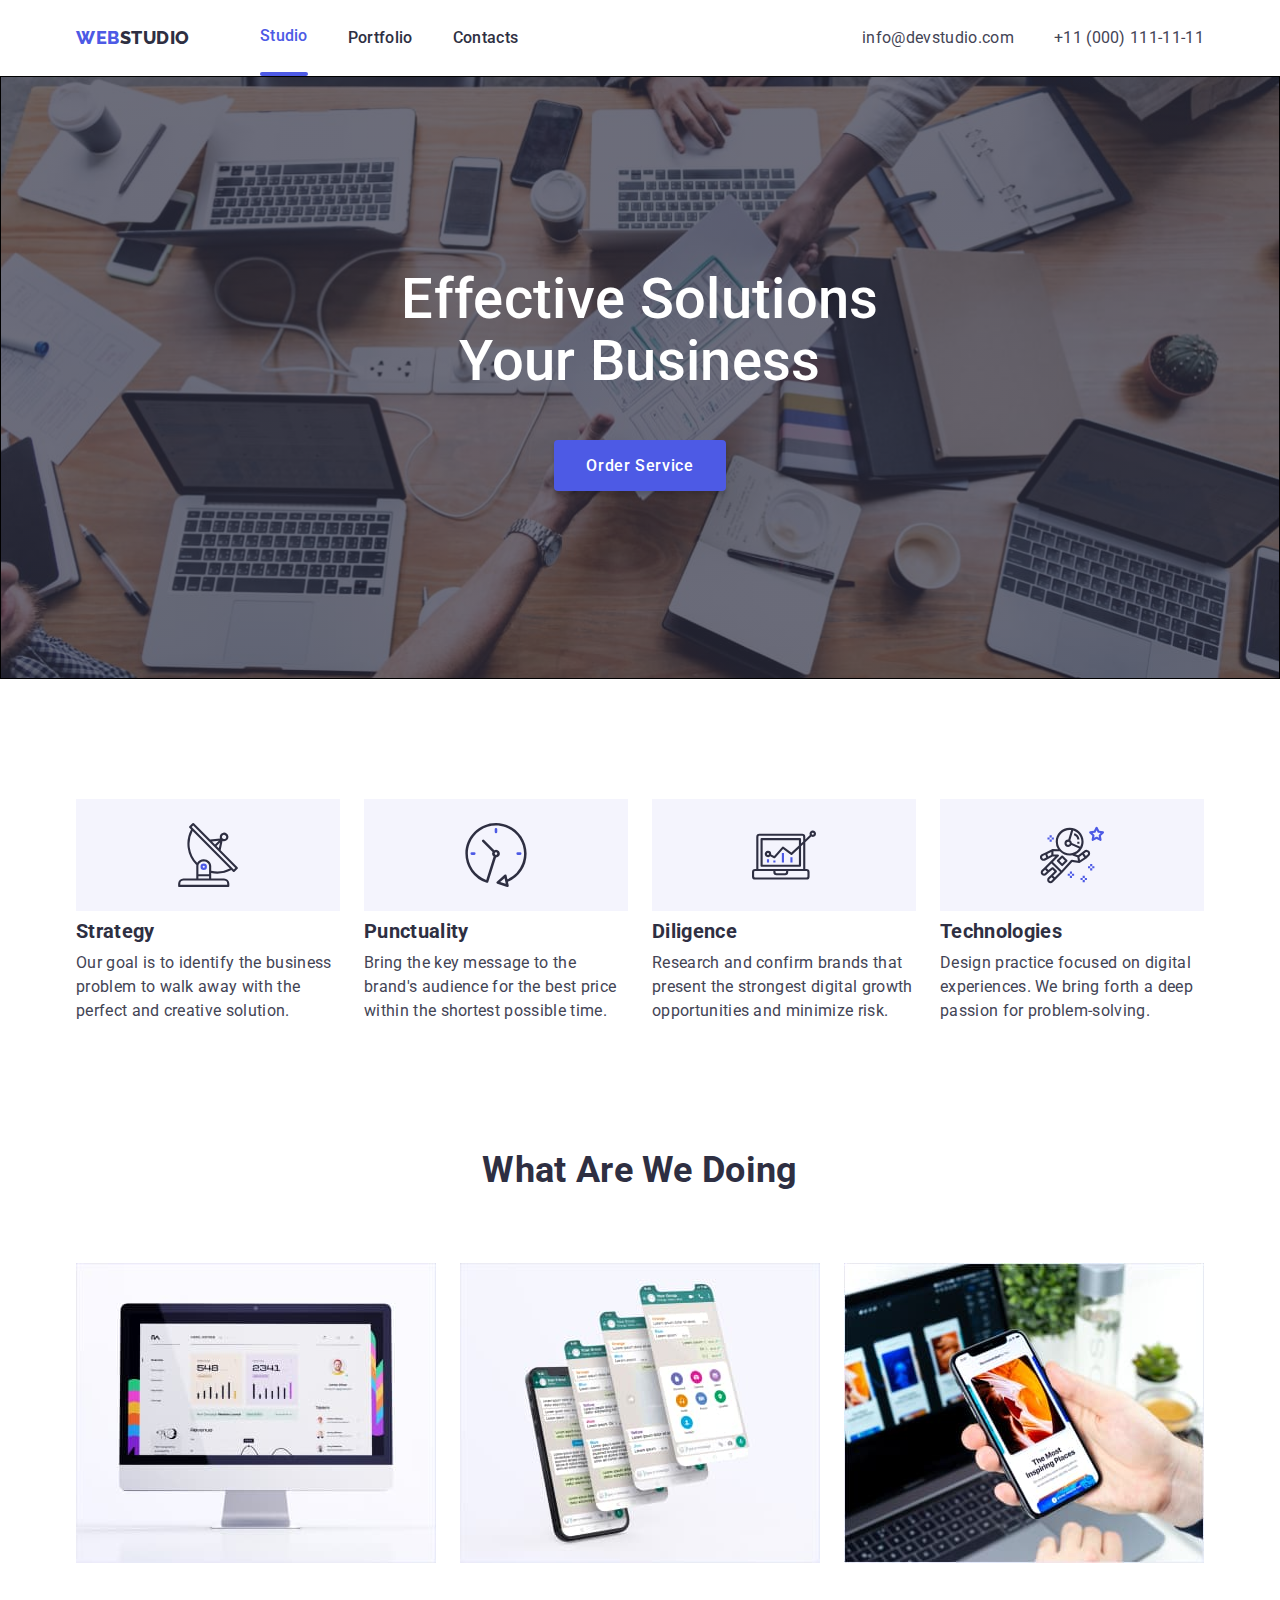
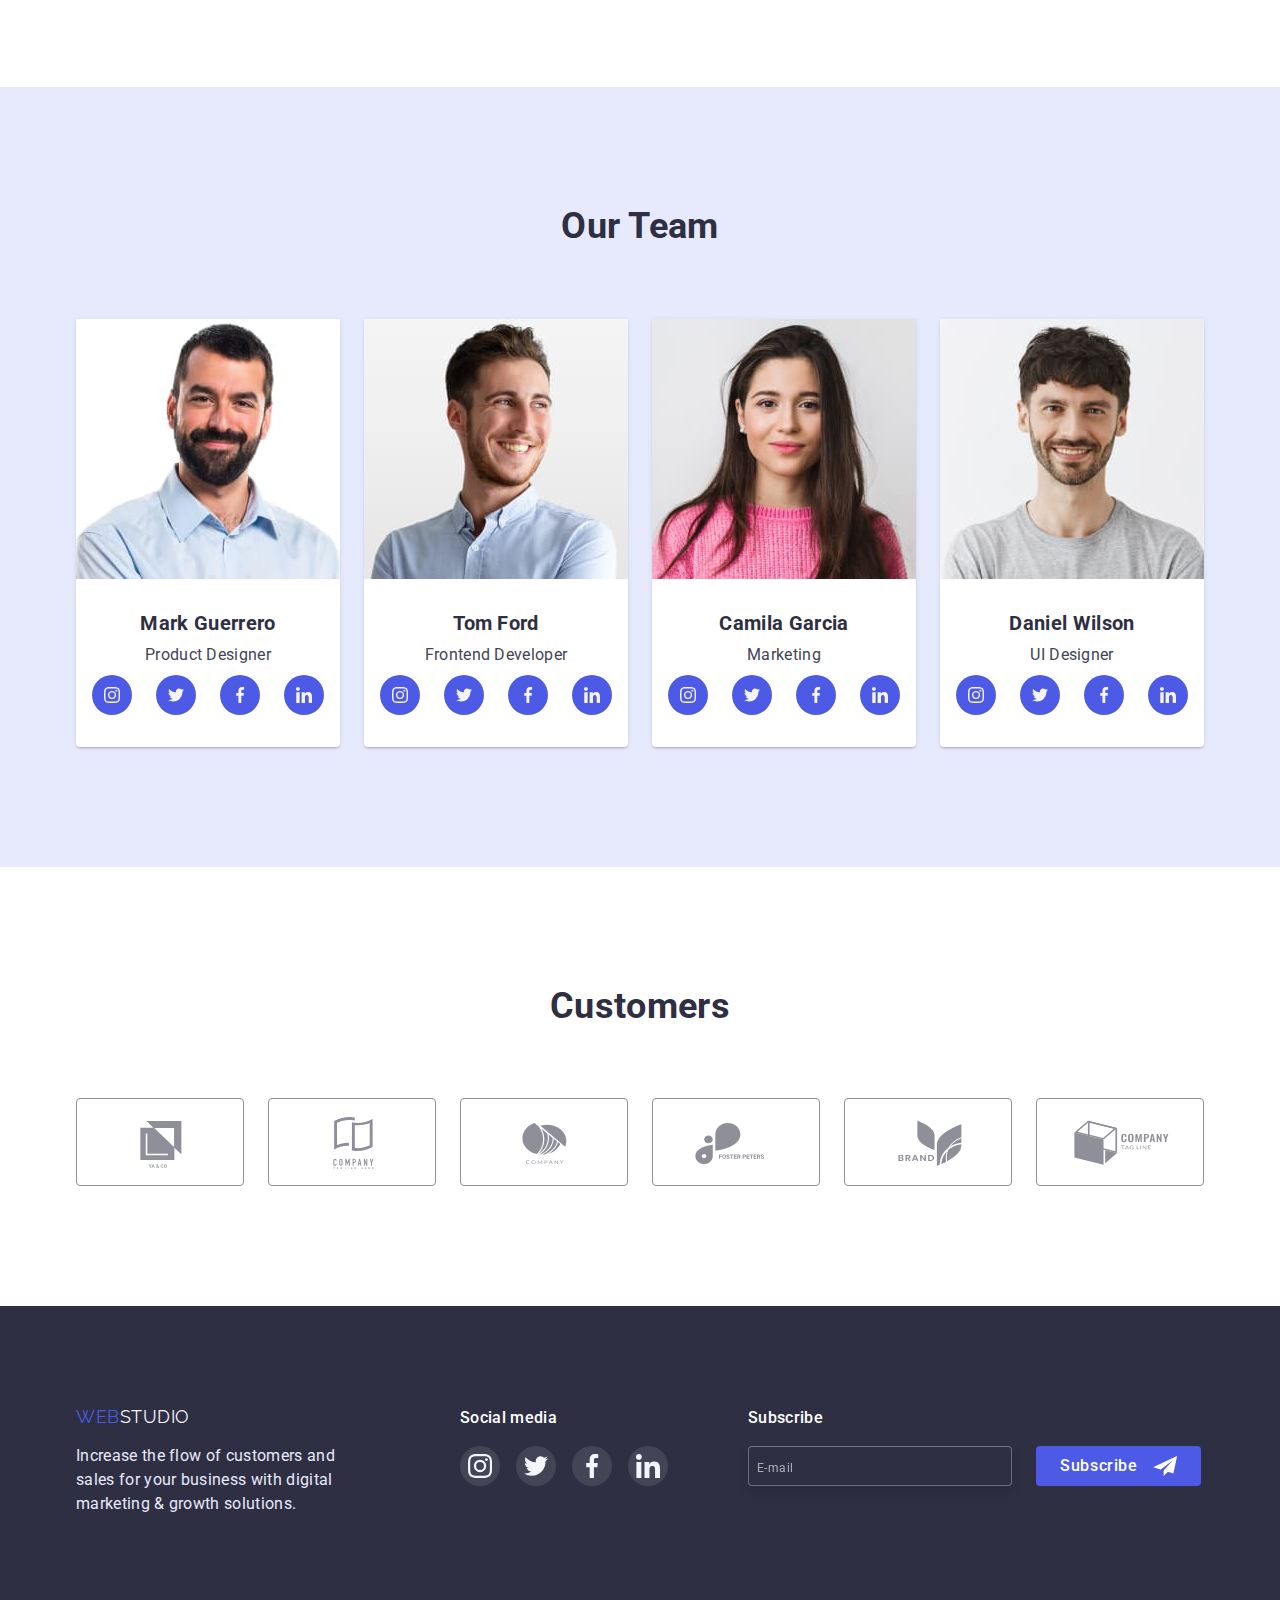
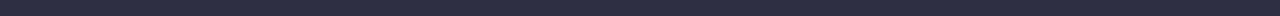
<file: index.html>
<!DOCTYPE html>
<html lang="en">
  <head>
    <meta charset="UTF-8" />
    <meta http-equiv="X-UA-Compatible" content="IE=edge" />
    <meta name="viewport" content="width=device-width , initial-scale=1.0" />
    <title>WebStudio</title>

    <link rel="preconnect" href="https://fonts.googleapis.com" />
    <link rel="preconnect" href="https://fonts.gstatic.com" crossorigin />
    <link href="https://fonts.googleapis.com/css2?family=Raleway:wght@800&family=Roboto:wght@400;500;700;900&display=swap" rel="stylesheet" />

    <link rel="stylesheet" href="https://cdnjs.cloudflare.com/ajax/libs/modern-normalize/1.1.0/modern-normalize.min.css" />
    <link rel="stylesheet" href="./css/styles.css" />
  </head>

  <body>
    <header class="header">
      <div class="container header-list">
        <nav class="header-list">
          <a href="./index.html" class="header-logo link"><span class="logo-decoration">WEB</span>STUDIO</a>
          <ul class="site-nav list header-list">
            <li class="item"><a href="./index.html" class="link current">Studio</a></li>
            <li class="item"><a href="./portfolio.html" class="link">Portfolio</a></li>
            <li class="item"><a href="/" class="link">Contacts</a></li>
          </ul>
        </nav>

        <ul class="auth-nav list header-list">
          <li class="item">
            <a href="mailto:info@devstudio.com" class="link">info@devstudio.com</a>
          </li>
          <li class="item">
            <a href="tel:+11(000)111-11-11" class="link">+11 (000) 111-11-11</a>
          </li>
        </ul>
      </div>
    </header>

    <main>
      <section class="hero ovarley">
        <div class="container">
          <h1 class="hero-title">
            Effective Solutions<br />
            Your Business
          </h1>
          <button data-modal-open type="button" class="hero-button">Order Service</button>
        </div>
      </section>

      <section class="section">
        <div class="container">
          <h2 hidden>section 2</h2>
          <ul class="list flex">
            <li class="section-two-list flex">
              <div class="section-two-box">
                <svg class="section-two-icon" width="64px" height="64px">
                  <use href="./images/icons.svg#icon-antenna"></use>
                </svg>
              </div>
              <h3 class="title-second">Strategy</h3>
              <p class="text">Our goal is to identify the business problem to walk away with the perfect and creative solution.</p>
            </li>
            <li class="section-two-list flex">
              <div class="section-two-box">
                <svg class="section-two-icon" width="64px" height="64px">
                  <use href="./images/icons.svg#icon-clock"></use>
                </svg>
              </div>
              <h3 class="title-second">Punctuality</h3>
              <p class="text">Bring the key message to the brand's audience for the best price within the shortest possible time.</p>
            </li>
            <li class="section-two-list flex">
              <div class="section-two-box">
                <svg class="section-two-icon" width="64px" height="64px">
                  <use href="./images/icons.svg#icon-diagram"></use>
                </svg>
              </div>
              <h3 class="title-second">Diligence</h3>
              <p class="text">Research and confirm brands that present the strongest digital growth opportunities and minimize risk.</p>
            </li>
            <li class="section-two-list flex">
              <div class="section-two-box">
                <svg class="section-two-icon" width="64px" height="64px">
                  <use href="./images/icons.svg#icon-astronaut"></use>
                </svg>
              </div>
              <h3 class="title-second">Technologies</h3>
              <p class="text">Design practice focused on digital experiences. We bring forth a deep passion for problem-solving.</p>
            </li>
          </ul>
        </div>
      </section>

      <section class="section works">
        <div class="container">
          <h2 class="section-title">What are we doing</h2>
          <ul class="list flex">
            <li>
              <img width="360" height="300" src="./images/photo_1.jpeg" alt="monitor" />
            </li>
            <li>
              <img width="360" height="300" src="./images/photo_2.jpeg" alt="tabs on the device" />
            </li>
            <li>
              <img width="360" height="300" src="./images/photo_3.jpeg" alt="website on a computer and smartphone" />
            </li>
          </ul>
        </div>
      </section>

      <section class="section team">
        <div class="container">
          <h2 class="section-title">Our Team</h2>
          <ul class="list flex">
            <li class="team-member">
              <img width="264" height="260" src="./images/team_1.jpeg" alt="Mark Guerrero's photo" class="images" />
              <div class="name">
                <h3 class="title-second">Mark Guerrero</h3>
                <p class="text">Product Designer</p>
                <ul class="team-soc-list list">
                  <li class="team-soc-item">
                    <a href="#" class="team-soc-link">
                      <svg class="team-soc-icon" width="16px" height="16px">
                        <use href="./images/icons.svg#icon-instagram"></use>
                      </svg>
                    </a>
                  </li>
                  <li class="team-soc-item">
                    <a href="#" class="team-soc-link">
                      <svg class="team-soc-icon" width="16px" height="16px">
                        <use href="./images/icons.svg#icon-twitter"></use>
                      </svg>
                    </a>
                  </li>
                  <li class="team-soc-item">
                    <a href="#" class="team-soc-link">
                      <svg class="team-soc-icon" width="16px" height="16px">
                        <use href="./images/icons.svg#icon-facebook"></use>
                      </svg>
                    </a>
                  </li>
                  <li class="team-soc-item">
                    <a href="#" class="team-soc-link">
                      <svg class="team-soc-icon" width="16px" height="16px">
                        <use href="./images/icons.svg#icon-linkedin"></use>
                      </svg>
                    </a>
                  </li>
                </ul>
              </div>
            </li>
            <li class="team-member">
              <img width="264" height="260" src="./images/team_2.jpeg" alt="Tom Ford photo's" class="images" />
              <div class="name">
                <h3 class="title-second">Tom Ford</h3>
                <p class="text">Frontend Developer</p>
                <ul class="team-soc-list list">
                  <li class="team-soc-item">
                    <a href="#" class="team-soc-link">
                      <svg class="team-soc-icon" width="16px" height="16px">
                        <use href="./images/icons.svg#icon-instagram"></use>
                      </svg>
                    </a>
                  </li>
                  <li class="team-soc-item">
                    <a href="#" class="team-soc-link">
                      <svg class="team-soc-icon" width="16px" height="16px">
                        <use href="./images/icons.svg#icon-twitter"></use>
                      </svg>
                    </a>
                  </li>
                  <li class="team-soc-item">
                    <a href="#" class="team-soc-link">
                      <svg class="team-soc-icon" width="16px" height="16px">
                        <use href="./images/icons.svg#icon-facebook"></use>
                      </svg>
                    </a>
                  </li>
                  <li class="team-soc-item">
                    <a href="#" class="team-soc-link">
                      <svg class="team-soc-icon" width="16px" height="16px">
                        <use href="./images/icons.svg#icon-linkedin"></use>
                      </svg>
                    </a>
                  </li>
                </ul>
              </div>
            </li>
            <li class="team-member">
              <img width="264" height="260" src="./images/team_3.jpeg" alt="Camila Garcia's photo" class="images" />
              <div class="name">
                <h3 class="title-second">Camila Garcia</h3>
                <p class="text">Marketing</p>
                <ul class="team-soc-list list">
                  <li class="team-soc-item">
                    <a href="#" class="team-soc-link">
                      <svg class="team-soc-icon" width="16px" height="16px">
                        <use href="./images/icons.svg#icon-instagram"></use>
                      </svg>
                    </a>
                  </li>
                  <li class="team-soc-item">
                    <a href="#" class="team-soc-link">
                      <svg class="team-soc-icon" width="16px" height="16px">
                        <use href="./images/icons.svg#icon-twitter"></use>
                      </svg>
                    </a>
                  </li>
                  <li class="team-soc-item">
                    <a href="#" class="team-soc-link">
                      <svg class="team-soc-icon" width="16px" height="16px">
                        <use href="./images/icons.svg#icon-facebook"></use>
                      </svg>
                    </a>
                  </li>
                  <li class="team-soc-item">
                    <a href="#" class="team-soc-link">
                      <svg class="team-soc-icon" width="16px" height="16px">
                        <use href="./images/icons.svg#icon-linkedin"></use>
                      </svg>
                    </a>
                  </li>
                </ul>
              </div>
            </li>
            <li class="team-member">
              <img width="264" height="260" src="./images/team_4.jpeg" alt="Daniel Wilson's photo" class="images" />
              <div class="name">
                <h3 class="title-second">Daniel Wilson</h3>
                <p class="text">UI Designer</p>
                <ul class="team-soc-list list">
                  <li class="team-soc-item">
                    <a href="#" class="team-soc-link">
                      <svg class="team-soc-icon" width="16px" height="16px">
                        <use href="./images/icons.svg#icon-instagram"></use>
                      </svg>
                    </a>
                  </li>
                  <li class="team-soc-item">
                    <a href="#" class="team-soc-link">
                      <svg class="team-soc-icon" width="16px" height="16px">
                        <use href="./images/icons.svg#icon-twitter"></use>
                      </svg>
                    </a>
                  </li>
                  <li class="team-soc-item">
                    <a href="#" class="team-soc-link">
                      <svg class="team-soc-icon" width="16px" height="16px">
                        <use href="./images/icons.svg#icon-facebook"></use>
                      </svg>
                    </a>
                  </li>
                  <li class="team-soc-item">
                    <a href="#" class="team-soc-link">
                      <svg class="team-soc-icon" width="16px" height="16px">
                        <use href="./images/icons.svg#icon-linkedin"></use>
                      </svg>
                    </a>
                  </li>
                </ul>
              </div>
            </li>
          </ul>
        </div>
      </section>

      <section class="section">
        <div class="container">
          <h2 class="section-title">Customers</h2>
          <ul class="customers-list list flex">
            <li class="customers-item">
              <a href="#" class="customers-link link">
                <svg class="customers-icon" width="104px" height="56px">
                  <use href="./images/icons.svg#icon-Logo1"></use>
                </svg>
              </a>
            </li>
            <li class="customers-item">
              <a href="#" class="customers-link link">
                <svg class="customers-icon" width="104px" height="56px">
                  <use href="./images/icons.svg#icon-Logo2"></use>
                </svg>
              </a>
            </li>
            <li class="customers-item">
              <a href="#" class="customers-link link">
                <svg class="customers-icon" width="104px" height="56px">
                  <use href="./images/icons.svg#icon-Logo3"></use>
                </svg>
              </a>
            </li>
            <li class="customers-item">
              <a href="#" class="customers-link link">
                <svg class="customers-icon" width="104px" height="56px">
                  <use href="./images/icons.svg#icon-Logo4"></use>
                </svg>
              </a>
            </li>
            <li class="customers-item">
              <a href="#" class="customers-link link">
                <svg class="customers-icon" width="104px" height="56px">
                  <use href="./images/icons.svg#icon-Logo5"></use>
                </svg>
              </a>
            </li>
            <li class="customers-item">
              <a href="#" class="customers-link link">
                <svg class="customers-icon" width="104px" height="56px">
                  <use href="./images/icons.svg#icon-Logo6"></use>
                </svg>
              </a>
            </li>
          </ul>
        </div>
      </section>

      <div data-modal class="backdrop is-hidden">
        <div class="modal">
          <button data-modal-close type="button" class="modal-button">
            <svg class="modal-button-icon" width="8px" height="8px">
              <use href="./images/icons.svg#icon-Vector"></use>
            </svg>
          </button>

          <form class="form-container">
            <p class="form-title">Leave your contacts and we will call you back</p>

            <label class="form-field">
              <span class="form-label">Name</span>
              <input class="form-input" type="text" name="name" />
              <svg class="form-icon" width="12px" height="12px">
                <use href="./images/icons.svg#icon-form-body"></use>
              </svg>
            </label>

            <label class="form-field">
              <span class="form-label">Phone</span>
              <input class="form-input" type="tel" name="tel" />
              <svg class="form-icon" width="13px" height="13px">
                <use href="./images/icons.svg#icon-form-tel"></use>
              </svg>
            </label>

            <label class="form-field">
              <span class="form-label">Email</span>
              <input class="form-input" type="email" name="email" />
              <svg class="form-icon" width="15px" height="12px">
                <use href="./images/icons.svg#icon-form-letter"></use>
              </svg>
            </label>

            <label class="form-field">
              <span class="form-label">Comment</span>
              <textarea class="form-input-area" name="comment" placeholder="Text input"></textarea>
            </label>

            <label class="form-field-checkbox">
              <input class="form-checkbox-input" type="checkbox" name="checkbox" />
              <span class="form-checkbox-icon">
                <svg class="checkmark-icon" width="16px" height="16px">
                  <use href="./images/icons.svg#icon-checkmark"></use>
                </svg>
              </span>
              <span class="form-label checkbox">I accept the terms and conditions of the <a href="#">Privacy Policy</a></span>
            </label>

            <button class="form-button-send" type="submit">Send</button>
          </form>
        </div>
      </div>
    </main>

    <footer class="footer">
      <div class="container footer-box">
        <div class="footer-one">
          <a href="index.html" class="footer-logo link"><span class="logo-decoration">WEB</span>STUDIO</a>
          <p class="footer-text">Increase the flow of customers and sales for your business with digital marketing & growth solutions.</p>
        </div>

        <div class="footer-social">
          <p class="footer-social-title">Social media</p>

          <ul class="flex list">
            <li class="footer-soc-item">
              <a href="#" class="footer-soc-link">
                <svg class="team-soc-icon" width="24px" height="24px">
                  <use href="./images/icons.svg#icon-instagram"></use>
                </svg>
              </a>
            </li>
            <li class="footer-soc-item">
              <a href="#" class="footer-soc-link">
                <svg class="team-soc-icon" width="24px" height="24px">
                  <use href="./images/icons.svg#icon-twitter"></use>
                </svg>
              </a>
            </li>
            <li class="footer-soc-item">
              <a href="#" class="footer-soc-link">
                <svg class="team-soc-icon" width="24px" height="24px">
                  <use href="./images/icons.svg#icon-facebook"></use>
                </svg>
              </a>
            </li>
            <li class="footer-soc-item">
              <a href="#" class="footer-soc-link">
                <svg class="team-soc-icon" width="24px" height="24px">
                  <use href="./images/icons.svg#icon-linkedin"></use>
                </svg>
              </a>
            </li>
          </ul>
        </div>

        <form class="footer-form flex">
          <div class="footer-input">
            <label class="footer-social-title" for="subscribe">Subscribe</label>
            <input class="footer-input-email" type="email" name="subscribe" id="subscribe" placeholder="E-mail" />
          </div>

          <button type="submit" class="footer-button">
            Subscribe
            <svg class="footer-icon-sent" width="24px" height="20px">
              <use href="./images/icons.svg#icon-icon-send"></use>
            </svg>
          </button>
        </form>
      </div>
    </footer>

    <script src="./js/modal.js"></script>
  </body>
</html>
</file>
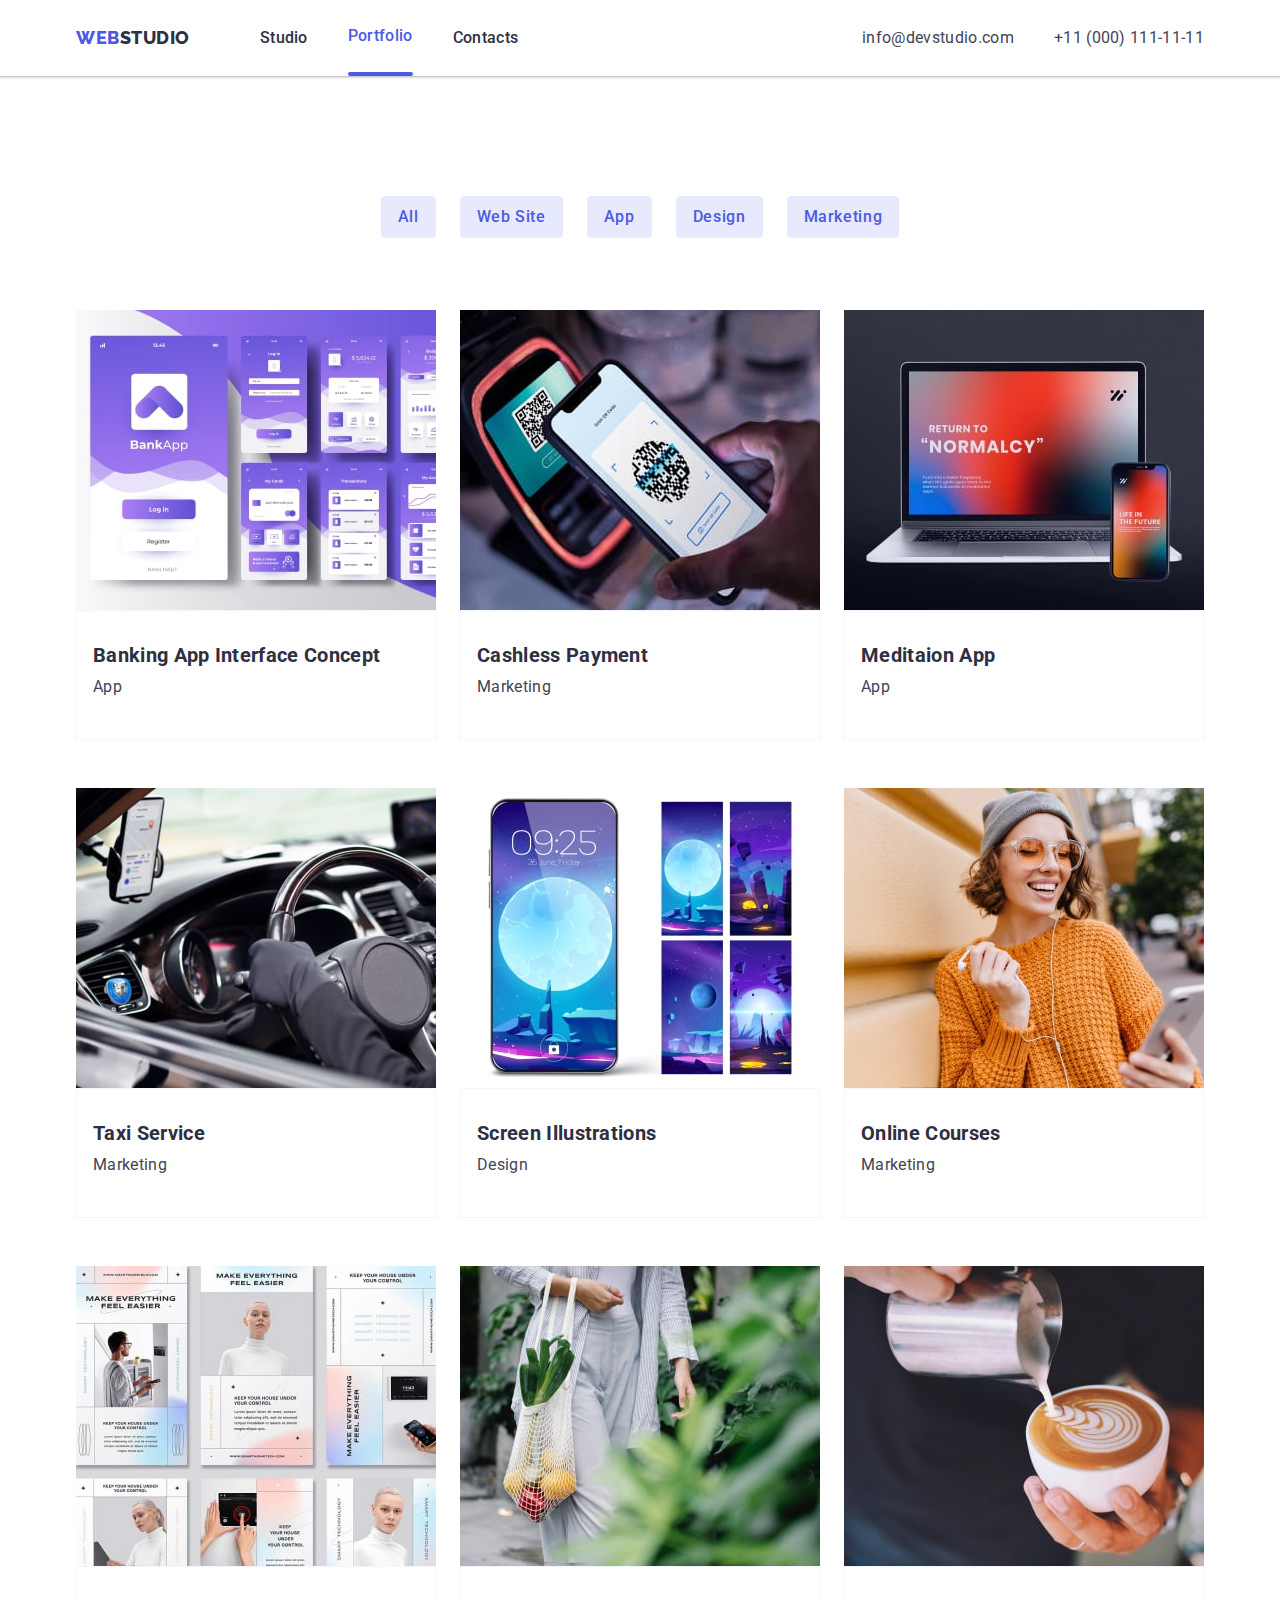
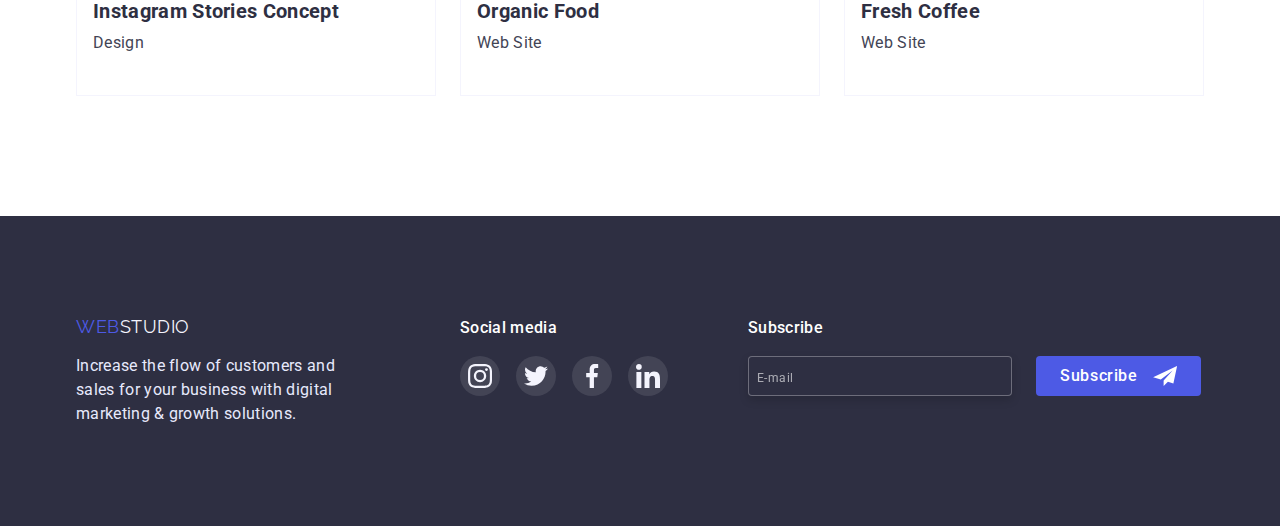
<file: portfolio.html>
<!DOCTYPE html>
<html lang="en">
  <head>
    <meta charset="UTF-8" />
    <meta http-equiv="X-UA-Compatible" content="IE=edge" />
    <meta name="viewport" content="width=device-width , initial-scale=1.0" />
    <title>WebStudio</title>

    <link rel="preconnect" href="https://fonts.googleapis.com" />
    <link rel="preconnect" href="https://fonts.gstatic.com" crossorigin />
    <link href="https://fonts.googleapis.com/css2?family=Raleway:wght@800&family=Roboto:wght@400;500;700;900&display=swap" rel="stylesheet" />

    <link rel="stylesheet" href="https://cdnjs.cloudflare.com/ajax/libs/modern-normalize/1.1.0/modern-normalize.min.css" />
    <link rel="stylesheet" href="./css/styles.css" />
  </head>
  <body>
    <header class="header">
      <div class="container header-list">
        <nav class="header-list">
          <a href="./index.html" class="header-logo link"><span class="logo-decoration">WEB</span>STUDIO</a>
          <ul class="site-nav list header-list">
            <li class="item"><a href="./index.html" class="link">Studio</a></li>
            <li class="item"><a href="./portfolio.html" class="link current">Portfolio</a></li>
            <li class="item"><a href="/" class="link">Contacts</a></li>
          </ul>
        </nav>

        <ul class="auth-nav list header-list">
          <li class="item">
            <a href="mailto:info@devstudio.com" class="link">info@devstudio.com</a>
          </li>
          <li class="item">
            <a href="tel:+11(000)111-11-11" class="link">+11 (000) 111-11-11</a>
          </li>
        </ul>
      </div>
    </header>

    <main>
      <section class="section">
        <div class="container">
          <h1 hidden>Portfolio</h1>
          <ul class="filter-flex list">
            <li class="filter-li"><button type="button" class="filter-button">All</button></li>
            <li class="filter-li"><button type="button" class="filter-button">Web Site</button></li>
            <li class="filter-li"><button type="button" class="filter-button">App</button></li>
            <li class="filter-li"><button type="button" class="filter-button">Design</button></li>
            <li class="filter-li"><button type="button" class="filter-button">Marketing</button></li>
          </ul>

          <ul class="list flex section-card">
            <li class="card-element">
              <a href="#" class="cards link">
                <div class="product-thumb">
                  <img width="360" height="300" src="./images/img1-min.jpeg" alt="banking App" class="images" />

                  <div class="product-actions">
                    <p>
                      14 Stylish and User-Friendly App Design Concepts · Task Manager App · Calorie Tracker App · Exotic Fruit Ecommerce App · Cloud
                      Storage App
                    </p>
                  </div>
                </div>
                
                <div class="cards-name">
                  <h2 class="title-second">Banking App Interface Concept</h2>
                  <p class="text">App</p>
                </div>
              </a>
            </li>

            <li class="card-element">
              <a href="#" class="cards link">
                <div class="product-thumb">
                  <img width="360" height="300" src="./images/img2.jpg" alt="QR Code" class="images" />
                  <div class="product-actions">
                    <p>
                      14 Stylish and User-Friendly App Design Concepts · Task Manager App · Calorie Tracker App · Exotic Fruit Ecommerce App · Cloud
                      Storage App
                    </p>
                  </div>
                </div>

                <div class="cards-name">
                  <h2 class="title-second">Cashless Payment</h2>
                  <p class="text">Marketing</p>
                </div>
              </a>
            </li>

            <li class="card-element">
              <a href="#" class="cards link">
                <div class="product-thumb">
                  <img width="360" height="300" src="./images/img3-min.jpeg" alt="laptop and phone" class="images" />
                  <div class="product-actions">
                    <p>
                      14 Stylish and User-Friendly App Design Concepts · Task Manager App · Calorie Tracker App · Exotic Fruit Ecommerce App · Cloud
                      Storage App
                    </p>
                  </div>
                </div>

                <div class="cards-name">
                  <h2 class="title-second">Meditaion App</h2>
                  <p class="text">App</p>
                </div>
              </a>
            </li>

            <li class="card-element">
              <a href="#" class="cards link">
                <div class="product-thumb">
                  <img width="360" height="300" src="./images/img4-min.jpeg" alt="taxi car" class="images" />
                  <div class="product-actions">
                    <p>
                      14 Stylish and User-Friendly App Design Concepts · Task Manager App · Calorie Tracker App · Exotic Fruit Ecommerce App · Cloud
                      Storage App
                    </p>
                  </div>
                </div>

                <div class="cards-name">
                  <h2 class="title-second">Taxi Service</h2>
                  <p class="text">Marketing</p>
                </div>
              </a>
            </li>

            <li class="card-element">
              <a href="#" class="cards link">
                <div class="product-thumb">
                  <img width="360" height="300" src="./images/img5-min.jpeg" alt="screens of the wallpaper" class="images" />
                  <div class="product-actions">
                    <p>
                      14 Stylish and User-Friendly App Design Concepts · Task Manager App · Calorie Tracker App · Exotic Fruit Ecommerce App · Cloud
                      Storage App
                    </p>
                  </div>
                </div>

                <div class="cards-name">
                  <h2 class="title-second">Screen Illustrations</h2>
                  <p class="text">Design</p>
                </div>
              </a>
            </li>

            <li class="card-element">
              <a href="#" class="cards link">
                <div class="product-thumb">
                  <img width="360" height="300" src="./images/img6-min.jpeg" alt="girl with phone" class="images" />
                  <div class="product-actions">
                    <p>
                      14 Stylish and User-Friendly App Design Concepts · Task Manager App · Calorie Tracker App · Exotic Fruit Ecommerce App · Cloud
                      Storage App
                    </p>
                  </div>
                </div>

                <div class="cards-name">
                  <h2 class="title-second">Online Courses</h2>
                  <p class="text">Marketing</p>
                </div>
              </a>
            </li>

            <li class="card-element">
              <a href="#" class="cards link">
                <div class="product-thumb">
                  <img width="360" height="300" src="./images/img7-min.jpeg" alt=" list of stories screens" class="images" />
                  <div class="product-actions">
                    <p>
                      14 Stylish and User-Friendly App Design Concepts · Task Manager App · Calorie Tracker App · Exotic Fruit Ecommerce App · Cloud
                      Storage App
                    </p>
                  </div>
                </div>

                <div class="cards-name">
                  <h2 class="title-second">Instagram Stories Concept</h2>
                  <p class="text">Design</p>
                </div>
              </a>
            </li>

            <li class="card-element">
              <a href="#" class="cards link">
                <div class="product-thumb">
                  <img width="360" height="300" src="./images/img8-min.jpeg" alt="woman with fruits" class="images" />
                  <div class="product-actions">
                    <p>
                      14 Stylish and User-Friendly App Design Concepts · Task Manager App · Calorie Tracker App · Exotic Fruit Ecommerce App · Cloud
                      Storage App
                    </p>
                  </div>
                </div>

                <div class="cards-name">
                  <h2 class="title-second">Organic Food</h2>
                  <p class="text">Web Site</p>
                </div>
              </a>
            </li>

            <li class="card-element">
              <a href="#" class="cards link">
                <div class="product-thumb">
                  <img width="360" height="300" src="./images/img9-min.jpeg" alt="cup of coffe" class="images" />
                  <div class="product-actions">
                    <p>
                      14 Stylish and User-Friendly App Design Concepts · Task Manager App · Calorie Tracker App · Exotic Fruit Ecommerce App · Cloud
                      Storage App
                    </p>
                  </div>
                </div>

                <div class="cards-name">
                  <h2 class="title-second">Fresh Coffee</h2>
                  <p class="text">Web Site</p>
                </div>
              </a>
            </li>
          </ul>
        </div>
      </section>
    </main>

    <footer class="footer">
      <div class="container footer-box">
        <div class="footer-one">
          <a href="index.html" class="footer-logo link"><span class="logo-decoration">WEB</span>STUDIO</a>
          <p class="footer-text">Increase the flow of customers and sales for your business with digital marketing & growth solutions.</p>
        </div>

        <div class="footer-social">
          <p class="footer-social-title">Social media</p>

          <ul class="flex list">
            <li class="footer-soc-item">
              <a href="#" class="footer-soc-link">
                <svg class="team-soc-icon" width="24px" height="24px">
                  <use href="./images/icons.svg#icon-instagram"></use>
                </svg>
              </a>
            </li>
            <li class="footer-soc-item">
              <a href="#" class="footer-soc-link">
                <svg class="team-soc-icon" width="24px" height="24px">
                  <use href="./images/icons.svg#icon-twitter"></use>
                </svg>
              </a>
            </li>
            <li class="footer-soc-item">
              <a href="#" class="footer-soc-link">
                <svg class="team-soc-icon" width="24px" height="24px">
                  <use href="./images/icons.svg#icon-facebook"></use>
                </svg>
              </a>
            </li>
            <li class="footer-soc-item">
              <a href="#" class="footer-soc-link">
                <svg class="team-soc-icon" width="24px" height="24px">
                  <use href="./images/icons.svg#icon-linkedin"></use>
                </svg>
              </a>
            </li>
          </ul>
        </div>

        <form class="footer-form flex">
          <div class="footer-input">
            <label class="footer-social-title" for="subscribe">Subscribe</label>
            <input class="footer-input-email" type="email" name="subscribe" id="subscribe" placeholder="E-mail" />
          </div>

          <button type="submit" class="footer-button">
            Subscribe
            <svg class="footer-icon-sent" width="24px" height="20px">
              <use href="./images/icons.svg#icon-icon-send"></use>
            </svg>
          </button>
        </form>
      </div>
    </footer>
  </body>
</html>
</file>
<file: css/styles.css>
html {
    box-sizing: border-box;
}

*,
*::before,
*::after {
    box-sizing: inherit;
}

:root {
    --background-color: #FFFFFF; 
    --primary-brand: #4D5AE5;
    --dark: #2E2F42;
    --text: #434455;
    --accent: #E7E9FC;
    --button-hover: #404BBF;
    --light: #F4F4FD;
    --border:#8E8F99;
    --green:#31D0AA;
    --modal:#FCFCFC;
}

body {
    color: var(--dark);
    background-color: var(--background-color);

    font-family:'Roboto', sans-serif;
    letter-spacing: 0.02em;
}

/* index.html */

.container {
    margin-left: auto;
    margin-right: auto;
    padding-left: 15px;
    padding-right: 15px;
    width: 1158px;
}

.link {
    text-decoration: none;
}

.list {
    padding: 0;
    list-style: none;
}

ul,
h1,
h2,
h3,
p {
    margin-top: 0;
    margin-bottom: 0;
}

/* header */

.header {
    box-shadow: 0px 2px 1px rgba(46, 47, 66, 0.08),
        0px 1px 1px rgba(46, 47, 66, 0.16),
        0px 1px 6px rgba(46, 47, 66, 0.08);
}

/* logo */

.header-logo {
    margin-right: 70px;
    padding-top: 24px;
    padding-bottom: 24px;

    color: var(--dark);
    font-family: 'Raleway', sans-serif;
    font-weight: 800;
    font-size: 18px;
    line-height: 1.3;
    letter-spacing: 0.03em;
    text-transform: uppercase;

    transition-property: color;
    transition-duration: 250ms;
    transition-timing-function: cubic-bezier(0.4, 0, 0.2, 1);
}

.header-logo:hover,
.header-logo:focus {
    color: var(--primary-brand);
}

.logo-decoration {
    color: var(--primary-brand);
}

/* site-nav */

.header-list {
    display: flex;
    align-items: center;
}

.site-nav {
    display: flex;
}

.site-nav .item:not(:last-child) {
    margin-right: 40px;
}

.site-nav .link {
    position: relative;
    display: block;
    padding-top: 24px;
    padding-bottom: 24px;
    

    color: var(--dark);
    font-weight: 500;
    font-size: 16px;
    line-height: 1.5;

    transition-property: color;
    transition-duration: 250ms;
    transition-timing-function: cubic-bezier(0.4, 0, 0.2, 1);
}

.site-nav .link:hover,
.site-nav .link:focus {
    color: var(--text);
}

.site-nav .link:active {
    color: var(--primary-brand);
}

.site-nav .link.current {
    color: var(--primary-brand);
    padding-bottom: 0px;
}

.current::after {
    content: '';
    display: block;
    background-color: var(--primary-brand);
    height: 4px;
    border-radius: 2px;
    margin-top: 24px;
    width: 100%;
}


/* auth-nav */

.auth-nav {
    display: flex;
    margin-left: auto;
}

.auth-nav .link {
    padding-top: 24px;
    padding-bottom: 24px;

    color: var(--text);
    font-size: 16px;
    line-height: 1.5;

    transition-property: color;
    transition-duration: 250ms;
    transition-timing-function: cubic-bezier(0.4, 0, 0.2, 1);
}

.auth-nav .link:hover,
.auth-nav .link:focus {
    color: var(--primary-brand);
}

.auth-nav .item + .item {
    margin-left: 40px;
}

/* Main */
.section {
    padding-top: 120px;
    padding-bottom: 120px;
}

/* hero */

.hero {
    padding-top: 192px;
    padding-bottom: 192px;

    color: var(--background-color);
    background-color: var(--dark);
    text-align: center;
}

.ovarley {
    max-width: 1440px;
    height: 603px;
    margin-left: auto;
    margin-right: auto;
    border: 1px solid #000000;

    background-image: linear-gradient(
        rgba(46, 47, 66, 0.7), 
        rgba(46, 47, 66, 0.7)
        ),
        url('../images/people-office\ 1\ \(1\).jpg'); 
    background-repeat: no-repeat;
    background-position: center;
    background-size: cover;
}

.hero-title {
    font-weight: 500;
    font-size: 56px;
    line-height: 1.1;
}

.hero-button {
    margin-top: 48px;
    padding-left: 32px;
    padding-top: 16px;
    padding-right: 32px;
    padding-bottom: 16px;
    border: none;

    color: var(--background-color);
    background-color: var(--primary-brand);
    cursor:pointer;
    font-family: inherit;
    font-weight: 500;
    font-size: 16px;
    line-height: 1.2;
    letter-spacing: 0.04em;

    box-shadow: 0px 4px 4px rgba(0, 0, 0, 0.15);
    border-radius: 4px;

    transition: background-color 250ms cubic-bezier(0.4, 0, 0.2, 1), box-shadow 250ms cubic-bezier(0.4, 0, 0.2, 1);
}

.hero-button:hover,
.hero-button:focus {
    background-color: var(--button-hover);
    box-shadow: 0px 1px 6px rgba(46, 47, 66, 0.08),
    0px 1px 1px rgba(46, 47, 66, 0.16),
    0px 2px 1px rgba(46, 47, 66, 0.08);
}



/* section-2*/

.flex {
    display: flex;
    flex-wrap: wrap;
    justify-content: space-between;
}

.section-two-list {
    width: 264px;
}

.section-two-box {
    margin-bottom: 8px;
    width: 264px;
    height: 112px;

    display: flex;
    align-items: center;
    justify-content: center;

    background-color: var(--light);
}

.title-second {
    font-size: 20px;
    line-height: 1.2;
    color: var(--dark);
}

.text {
    margin-top: 8px;
    margin-bottom: 8px;

    color: var(--text);
    font-size: 16px;
    line-height: 1.5;
}

/* section-3 */
.works {
    padding-top: 0px;
}

.section-title {
    margin-bottom: 72px;
    font-size: 36px;
    line-height: 1.1;
    text-align: center;
    text-transform: capitalize;
}


/* section-4 */
.team {
    background-color: var(--accent);
}

.team-member {
    background-color: var(--background-color);
    text-align: center;

    box-shadow: 0px 1px 6px rgba(46, 47, 66, 0.08),
    0px 1px 1px rgba(46, 47, 66, 0.16),
    0px 2px 1px rgba(46, 47, 66, 0.08);
    border-radius: 0px 0px 4px 4px;
}

.team-member:not(:last-child) {
    margin-right: 24px;
}

.images {
    display: block;
}

.name {
    padding-top: 32px;
    padding-bottom: 32px;
    padding-left: 16px;
    padding-right: 16px;
}

.team-soc-list {
    display: flex;
    align-items: center;
    margin: 0 auto;
    justify-content:space-between;
}

.team-soc-item {
    padding-top: 4px;
    padding-bottom: 4px;
    width: 40px;
    height: 40px;
    
    color: var(--light);

    border-radius: 50%;
    background-color: var(--primary-brand);

    transition-property: background-color;
    transition-duration: 250ms;
    transition-timing-function: cubic-bezier(0.4, 0, 0.2, 1);
}

.team-soc-item:hover,
.team-soc-item:focus {
    background-color: var(--button-hover);
}

.team-soc-list.team-soc-item:not(:last-child) {
    margin-right: 24px;
}

.team-soc-link {
    width: 100%;
    height: 100%;

    display: flex;
    justify-content: center;
    align-items: center;

    fill: currentColor;
}

.team-soc-icon {
    fill: currentColor;
}

/* section-5 */
.customers-item {
    width: 168px;
    height: 88px;

    color: var(--border);

    border: 1px solid var(--border);
    border-radius: 4px;

}

.customers-item:not(:last-child) {
    margin-right: 24px;
}

.customers-link {
    width: 100%;
    height: 100%;

    display: flex;
    justify-content: center;
    align-items: center;

    fill: var(--border);

    transition: border 250ms cubic-bezier(0.4, 0, 0.2, 1), border-radius 250ms cubic-bezier(0.4, 0, 0.2, 1), fill 250ms cubic-bezier(0.4, 0, 0.2, 1);
}

.customers-link:hover,
.customers-link:focus {
    border: 1px solid var(--primary-brand);
    border-radius: 4px;

    fill: var(--primary-brand);
}


/* backdrop and modal */
.backdrop {
    position: fixed;
    top: 0;
    left: 0;

    width: 100%;
    height: 100%;

    background-color: rgba(46, 47, 66, 0.4);

    transition: 250ms cubic-bezier(0.4, 0, 0.2, 1);
}

.backdrop.is-hidden {
    opacity: 0;
    visibility: hidden;
    pointer-events: none;
}

.modal {
    position: absolute;
    top: 50%;
    left: 50%;
    transform: translate(-50%, -50%);

    width: 408px;
    height: 576px;

    background-color: var(--modal);
    box-shadow: 0px 1px 1px rgba(0, 0, 0, 0.14),
        0px 1px 3px rgba(0, 0, 0, 0.12),
        0px 2px 1px rgba(0, 0, 0, 0.2);
    border-radius: 4px;
}

.modal-button {
    position: absolute;
    top: 24px;
    right: 24px;

    display: flex;
    padding: 8px;

    border-radius: 50%;
    background-color: var(--accent);
    border: 1px solid rgba(0, 0, 0, 0.1);

    cursor: pointer;

    transition: background-color 250ms cubic-bezier(0.4, 0, 0.2, 1), border-radius 250ms cubic-bezier(0.4, 0, 0.2, 1), fill 250ms cubic-bezier(0.4, 0, 0.2, 1);
}

.modal-button:hover,
.modal-button:focus {
    background: var(--button-hover);
    border-radius: 24px;

    fill: var(--background-color);
}

/* modal-form */
textarea {
    resize: none;
}

.form-container {
    padding-top: 72px;
    padding-left: 24px;
    padding-right: 24px;
    padding-bottom: 24px;

}

.form-title {
    margin-bottom: 14px;
    width: 100%;

    font-family: 'Roboto';
    font-size: 16px;
    font-weight: 500;
    line-height: 1.5;
    text-align: center;
}

.form-field {
    position: relative;
    display: flex;
    flex-direction: column;

    transition: border 250ms cubic-bezier(0.4, 0, 0.2, 1),
    border-radius 250ms cubic-bezier(0.4, 0, 0.2, 1), fill 250ms cubic-bezier(0.4, 0, 0.2, 1);
}

.form-label {
    margin-bottom: 4px;

    font-family: 'Roboto';
    font-weight: 400;
    font-size: 12px;
    line-height: 1.17;
    
    letter-spacing: 0.04em;

    color: var(--border);
}

.form-input {
    margin-bottom: 8px;
    padding-left: 38px;
    width: 100%;
    height: 40px;

    color: var(--border);
    border: 1px solid rgba(33, 33, 33, 0.2);
    border-radius: 4px;

    transition: border 250ms cubic-bezier(0.4, 0, 0.2, 1), border-radius 250ms cubic-bezier(0.4, 0, 0.2, 1);
}

.form-input:focus {
    outline:transparent;

    border: 1px solid var(#4D5AE5);
    border-radius: 4px; 
} 

.form-icon {
    position: absolute;
    top: 32px; 
    left: 19px;

    fill: var(--dark);
}

.form-field:focus-within>.form-icon {
    fill: var(--primary-brand);
}

.form-field:focus-within>.form-input {
    border: 1px solid var(--primary-brand);
    border-radius: 4px;
}

.form-input-area {
    margin-bottom: 14px;
    padding-top: 8px;
    padding-left: 16px;
    width: 100%;
    height: 112px;

    color: var(--border);
    border: 1px solid rgba(33, 33, 33, 0.2);
    border-radius: 4px;

    transition: border 250ms cubic-bezier(0.4, 0, 0.2, 1),
    border-radius 250ms cubic-bezier(0.4, 0, 0.2, 1);

    outline:transparent;
}

.form-input-area:focus {
    border: 1px solid var(--primary-brand);
    border-radius: 4px;
}

.form-input-area::placeholder {
    font-family: 'Roboto';
    font-weight: 400;
    font-size: 12px;
    line-height: 1.3;
    
    letter-spacing: 0.04em;
    
    color: rgba(117, 117, 117, 0.5);
}

.form-field-checkbox {
    display: flex;
    margin-bottom: 24px;

    align-items: center;
}

.form-checkbox-input {
    position: absolute;

    width: 1px;
    height: 1px;
    margin: -1px;
    border: 0;
    padding: 0;
    clip: rect(0 0 0 0);
    overflow: hidden;
}

.form-checkbox-input:checked + .form-checkbox-icon {
    background-color: var(--button-hover);
    border-color: var(--button-hover);
    fill: var(--light);
}

.form-checkbox-icon {
    display: flex;
    width: 16px;
    height: 16px;

    fill: none;
    border: 1.25px solid #2E2F42;
    border-radius: 2px;
}

.checkmark-icon {
   width: 100%;
   padding-bottom: 2px;
}

.checkbox {
    margin-bottom: 0;
    margin-left: 8px;
}

.form-button-send {
    margin-left: 95px;
    padding: 16px 32px;
    min-width: 169px;
    min-height: 56px;

    text-align: center;
    font-family: 'Roboto';
    font-weight: 500;
    font-size: 16px;
    line-height: 1.5;
    letter-spacing: 0.04em;


    color: var(--background-color);
    background: var(--primary-brand);
    box-shadow: 0px 4px 4px rgba(0, 0, 0, 0.15);
    border-radius: 4px;
    border-style: none;

    cursor: pointer;
}


/* footer */
.footer {
    padding-top: 100px;
    padding-bottom: 100px;

    background-color: var(--dark);
}

.footer-box {
    display: flex;
}

.footer-one {
    margin-right: 120px;
    justify-content: flex-start;
}

.footer-logo {
    color: var(--light);
    font-family: 'Raleway', sans-serif;
    font-size: 18px;
    line-height: 1.2;
    letter-spacing: 0.03em;

    transition-property: color;
    transition-duration: 250ms;
    transition-timing-function: cubic-bezier(0.4, 0, 0.2, 1);
}

.footer-logo:hover,
.footer-logo:focus {
    color: var(--primary-brand);
}

.footer-text {
    margin-top: 16px;
    width: 264px;

    color: var(--accent);
    font-size: 16px;
    line-height: 1.5;
}

.footer-social {
    margin-right: 80px;
}

.footer-social-title {
    margin-bottom: 16px;

    color: var(--background-color);
    font-family: 'Roboto';
    font-weight: 500;
    font-size: 16px;
    line-height: 1.5;
    letter-spacing: 0.02em;
}

.footer-soc-item {
    width: 40px;
    height: 40px;

    color: var(--light);

    background-color: var(--text);
    border-radius: 50%;
}

.footer-soc-item:not(:last-child) {
    margin-right: 16px;
}

.footer-soc-link {
    width: 100%;
    height: 100%;

    display: flex;
    justify-content: center;
    align-items: center;

    fill: currentColor;

    transition: background-color 250ms cubic-bezier(0.4, 0, 0.2, 1), border-radius 250ms cubic-bezier(0.4, 0, 0.2, 1);
}

.footer-soc-link:hover,
.footer-soc-link:focus {
    background-color: var(--green);
    border-radius: 50%;
}

.footer-form {
    color: rgba(255, 255, 255, 0.6);
}

.footer-input {
    display: flex;
    flex-direction: column;
}

.footer-input-email {
    margin-right: 24px;
    padding: 16px 8px;
    width: 264px;
    height: 40px;

    color: rgba(255, 255, 255, 0.6);
    background-color: var(--dark);
    border: 1px solid rgba(255, 255, 255, 0.3);
    filter: drop-shadow(0px 4px 4px rgba(0, 0, 0, 0.15));
    border-radius: 4px;
}

.footer-input input::placeholder {
    color: rgba(255, 255, 255, 0.6);

    font-family: 'Roboto', sans-serif;
    font-size: 12px;
    line-height: 2;
    letter-spacing: 0.04em;
}

.footer-button {
    margin-top: 40px;
    padding: 8px 24px;
    width: 165px;
    height: 40px;

    display: flex;

    justify-content: space-between;
    align-items: center;

    color: var(--background-color);
    font-family: 'Roboto', sans-serif;
    font-weight: 500;
    font-size: 16px;
    line-height: 1.5;
    letter-spacing: 0.04em;

    background-color: var(--primary-brand);
    border-color: var(--primary-brand);
    border-radius: 4px;
    border-style: none;

    cursor: pointer;
}

.footer-icon-sent {
    fill: currentColor;
}

/* portfolio.html */

/* Filter */

.filter-flex {
    display: flex;
    flex-wrap: wrap;
    justify-content: center;
}

.filter-li:not(:last-child) {
    margin-right: 24px;
}

.filter-button {
    padding-top: 8px;
    padding-bottom: 8px;
    padding-left: 16px;
    padding-right: 16px;

    color: var(--primary-brand);
    background-color: var(--accent);
    border: 1px solid #E7E9FC;
    border-radius: 4px;
    cursor: pointer;
    font-family: inherit;
    font-weight: 500;
    font-size: 16px;
    line-height: 1.5;
    letter-spacing: 0.04em;

    transition: color 250ms cubic-bezier(0.4, 0, 0.2, 1), background-color 250ms cubic-bezier(0.4, 0, 0.2, 1),
    box-shadow 250ms cubic-bezier(0.4, 0, 0.2, 1);
}

.filter-button:hover,
.filter-button:focus {
    color: var(--background-color);
    background-color: var(--primary-brand);

    box-shadow: 0px 3px 1px rgba(0, 0, 0, 0.1),
    0px 2px 1px rgba(0, 0, 0, 0.08),
    0px 2px 2px rgba(0, 0, 0, 0.12);
}


/* section cards */
.section-card {
    margin-top: 72px;
}

.cards {
    display: block;

    transition-property: box-shadow;
    transition-duration: 250ms;
    transition-timing-function: cubic-bezier(0.4, 0, 0.2, 1);

    overflow: hidden;
}

.cards:hover {
    box-shadow: 0px 1px 6px rgba(46, 47, 66, 0.08);
    
}

.card-element {
    margin-left: 24px;
}

.card-element:nth-child(3n + 1) {
    margin-left: 0px;
}

.card-element:nth-child(-n + 6) {
    margin-bottom: 48px;
}

.product-thumb {
    position: relative;
    overflow: hidden;
}

.cards:hover .product-actions,
.cards:focus .product-actions {
    opacity: 1;

    transform: translateY(0);
}

.product-actions {
    position: absolute;
    top: 0;
    left: 0;

    padding-left: 32px;
    padding-top: 40px;
    padding-right: 32px;

    width: 100%;
    height: 100%;

    opacity: 0;

    font-family: 'Roboto';
    font-size: 16px;
    line-height: 1.5;

    color: var(--light);
    background-color: var(--primary-brand);

    transform: translateY(100%);
    transition: transform 2500ms cubic-bezier(0.4, 0, 0.2, 1),
    opacity 2500ms cubic-bezier(0.4, 0, 0.2, 1);
}

.cards-name {
    padding-left: 16px;
    padding-top: 32px;
    padding-bottom: 32px;

    border: 0.5px solid #F4F4FD;
    box-shadow: 0px 1px 6px rgba(46, 47, 66, 0.08);
}
</file>
